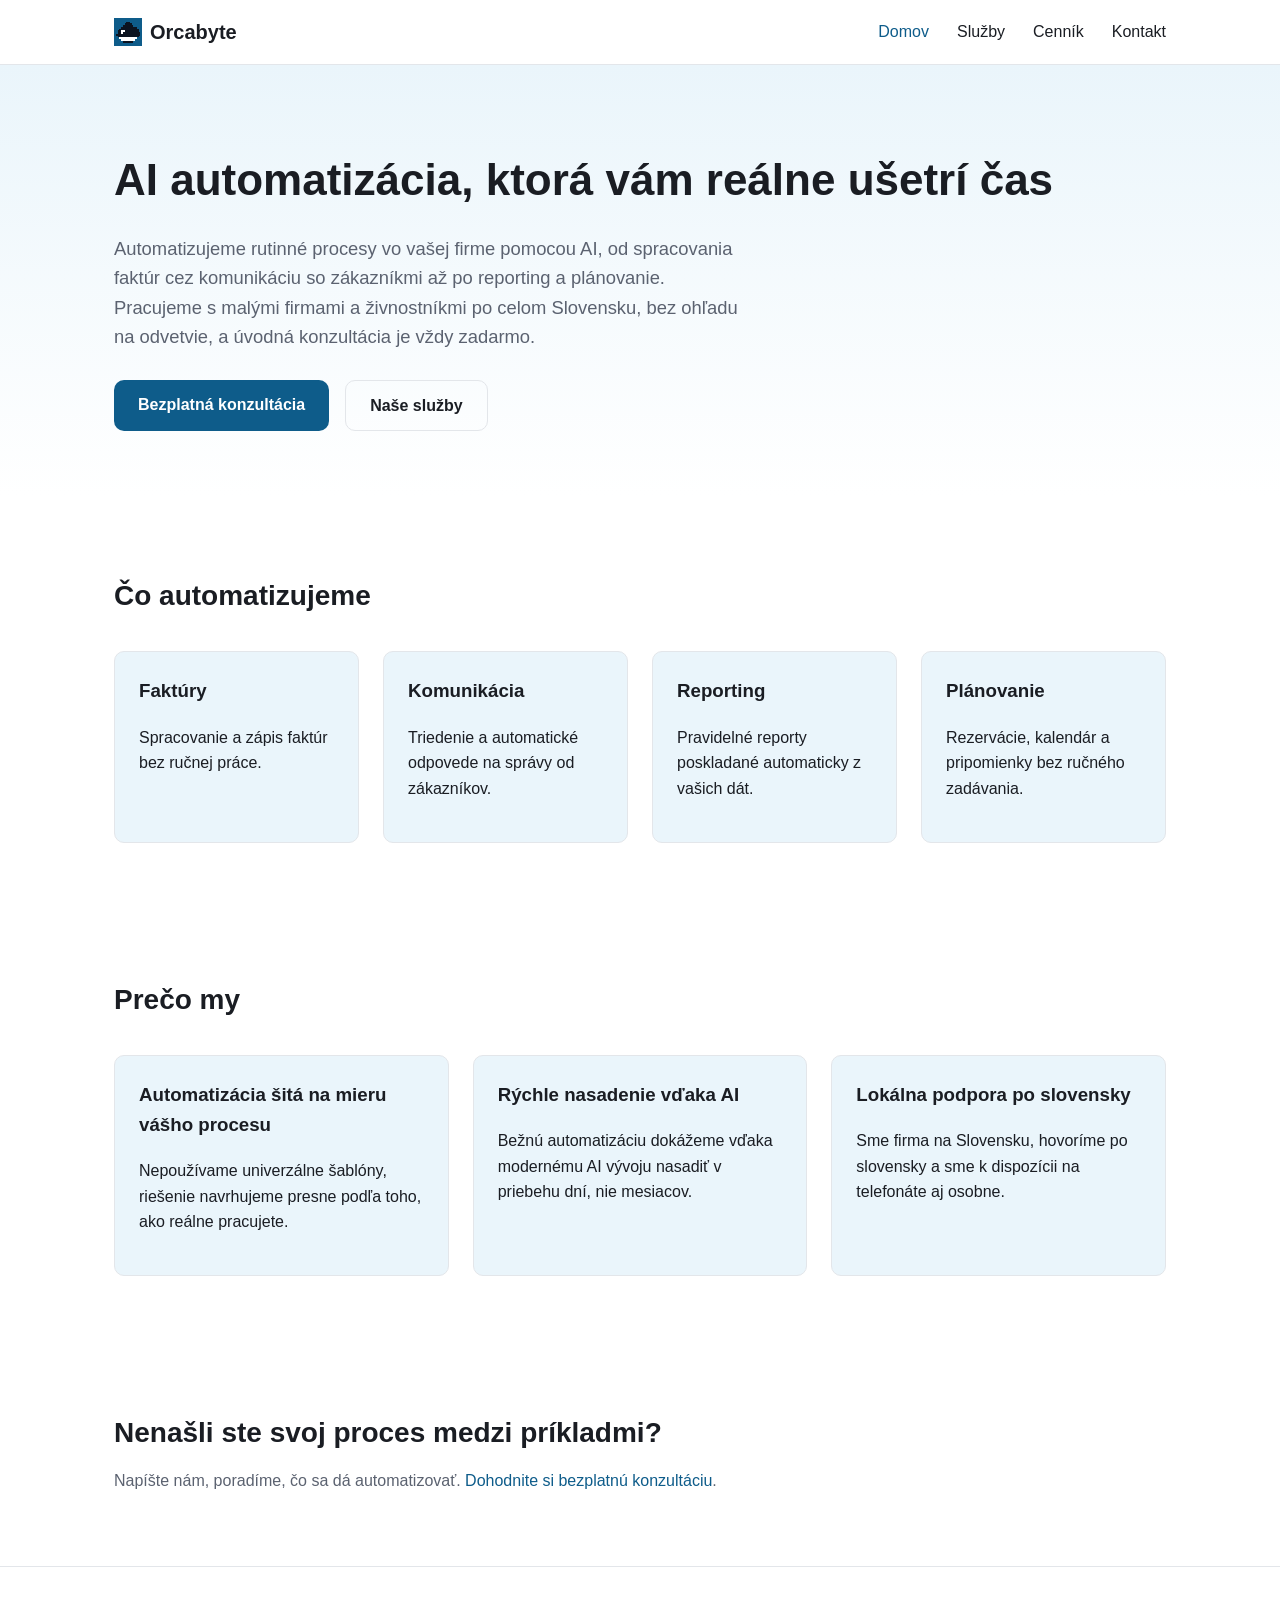
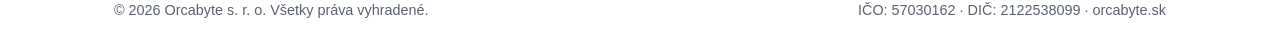
<file: docs/index.html>
<!DOCTYPE html>
<html lang="sk">
<head>
  <meta charset="UTF-8" />
  <meta name="viewport" content="width=device-width, initial-scale=1.0" />
  <title>Orcabyte | AI automatizácia pre malé firmy na Slovensku</title>
  <meta name="description" content="Orcabyte automatizuje firemné procesy pomocou AI pre malé firmy a živnostníkov na Slovensku: faktúry, komunikácia, reporting a plánovanie. Úvodná konzultácia zadarmo." />
  <link rel="stylesheet" href="assets/css/style.css" />
  <link rel="icon" type="image/svg+xml" href="assets/img/logo-icon.svg" />
</head>
<body>

  <header class="site-header">
    <div class="container">
      <a class="logo" href="/"><img src="assets/img/logo-icon.svg" alt="Orcabyte logo" class="logo-icon" width="28" height="28" />Orcabyte</a>
      <button class="nav-toggle" aria-label="Otvoriť menu" aria-expanded="false">☰</button>
      <nav class="main-nav">
        <ul>
          <li><a class="active" href="/">Domov</a></li>
          <li><a href="/sluzby">Služby</a></li>
          <li><a href="/cennik">Cenník</a></li>
          <li><a href="/kontakt">Kontakt</a></li>
        </ul>
      </nav>
    </div>
  </header>

  <main>
    <section class="hero">
      <div class="container">
        <h1>AI automatizácia, ktorá vám reálne ušetrí čas</h1>
        <p>
          Automatizujeme rutinné procesy vo vašej firme pomocou AI, od spracovania faktúr cez
          komunikáciu so zákazníkmi až po reporting a plánovanie. Pracujeme s malými firmami a
          živnostníkmi po celom Slovensku, bez ohľadu na odvetvie, a úvodná konzultácia je vždy zadarmo.
        </p>
        <div class="cta-group">
          <a class="btn btn-primary" href="/kontakt">Bezplatná konzultácia</a>
          <a class="btn btn-secondary" href="/sluzby">Naše služby</a>
        </div>
      </div>
    </section>

    <section>
      <div class="container">
        <h2>Čo automatizujeme</h2>
        <div class="card-grid">
          <div class="card">
            <h3>Faktúry</h3>
            <p>Spracovanie a zápis faktúr bez ručnej práce.</p>
          </div>
          <div class="card">
            <h3>Komunikácia</h3>
            <p>Triedenie a automatické odpovede na správy od zákazníkov.</p>
          </div>
          <div class="card">
            <h3>Reporting</h3>
            <p>Pravidelné reporty poskladané automaticky z vašich dát.</p>
          </div>
          <div class="card">
            <h3>Plánovanie</h3>
            <p>Rezervácie, kalendár a pripomienky bez ručného zadávania.</p>
          </div>
        </div>
      </div>
    </section>

    <section>
      <div class="container">
        <h2>Prečo my</h2>
        <div class="card-grid">
          <div class="card">
            <h3>Automatizácia šitá na mieru vášho procesu</h3>
            <p>Nepoužívame univerzálne šablóny, riešenie navrhujeme presne podľa toho, ako reálne pracujete.</p>
          </div>
          <div class="card">
            <h3>Rýchle nasadenie vďaka AI</h3>
            <p>Bežnú automatizáciu dokážeme vďaka modernému AI vývoju nasadiť v priebehu dní, nie mesiacov.</p>
          </div>
          <div class="card">
            <h3>Lokálna podpora po slovensky</h3>
            <p>Sme firma na Slovensku, hovoríme po slovensky a sme k dispozícii na telefonáte aj osobne.</p>
          </div>
        </div>
      </div>
    </section>

    <section>
      <div class="container">
        <h2>Nenašli ste svoj proces medzi príkladmi?</h2>
        <p class="lead">Napíšte nám, poradíme, čo sa dá automatizovať. <a href="/kontakt">Dohodnite si bezplatnú konzultáciu</a>.</p>
      </div>
    </section>
  </main>

  <footer class="site-footer">
    <div class="container">
      <span>&copy; <span id="year"></span> Orcabyte s. r. o. Všetky práva vyhradené.</span>
      <span>IČO: 57030162 · DIČ: 2122538099 · orcabyte.sk</span>
    </div>
  </footer>

  <script>document.getElementById("year").textContent = new Date().getFullYear();</script>
  <script src="assets/js/main.js"></script>
</body>
</html>
</file>
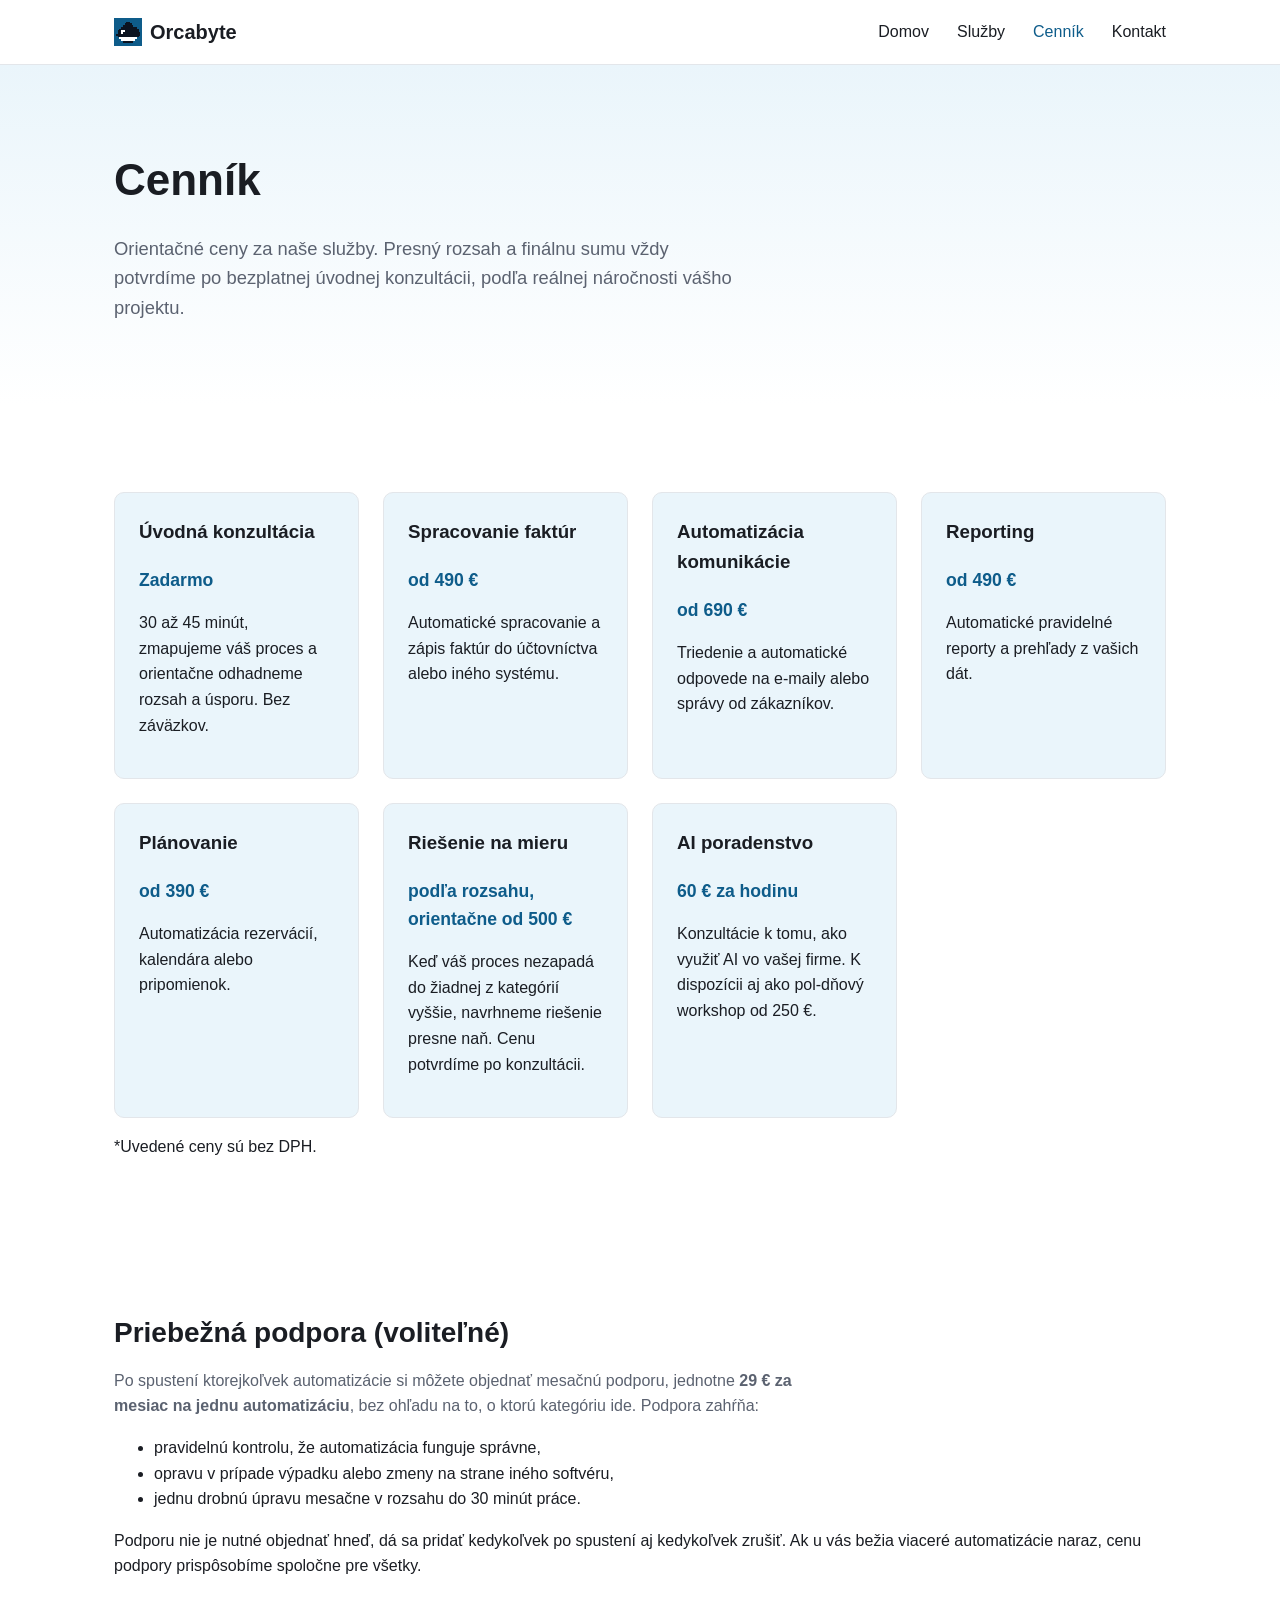
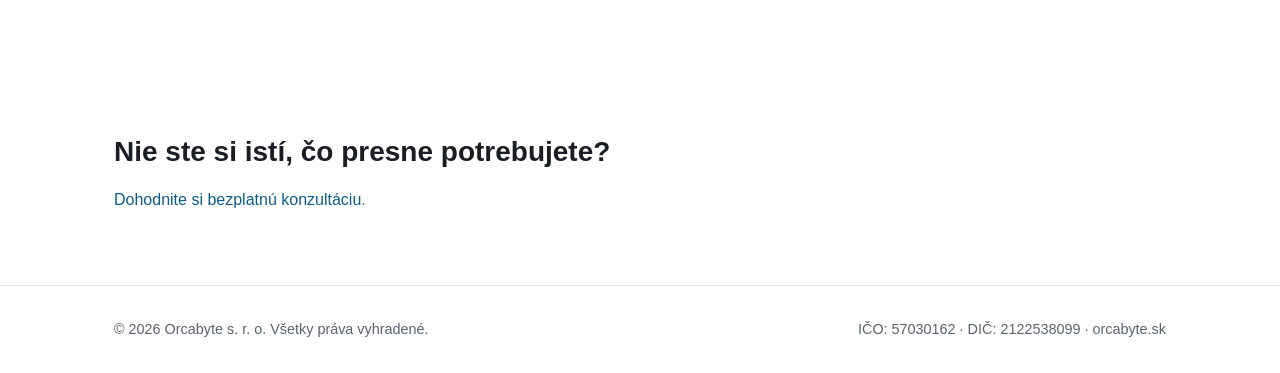
<file: docs/cennik.html>
<!doctype html>
<html lang="sk">
  <head>
    <meta charset="UTF-8" />
    <meta name="viewport" content="width=device-width, initial-scale=1.0" />
    <title>Cenník | Orcabyte</title>
    <meta
      name="description"
      content="Orientačný cenník AI automatizácie a konzultácií pre malé firmy a živnostníkov na Slovensku. Ceny bez DPH, úvodná konzultácia zadarmo."
    />
    <link rel="stylesheet" href="assets/css/style.css" />
    <link rel="icon" type="image/svg+xml" href="assets/img/logo-icon.svg" />
  </head>
  <body>
    <header class="site-header">
      <div class="container">
        <a class="logo" href="/"
          ><img
            src="assets/img/logo-icon.svg"
            alt="Orcabyte logo"
            class="logo-icon"
            width="28"
            height="28"
          />Orcabyte</a
        >
        <button
          class="nav-toggle"
          aria-label="Otvoriť menu"
          aria-expanded="false"
        >
          ☰
        </button>
        <nav class="main-nav">
          <ul>
            <li><a href="/">Domov</a></li>
            <li><a href="/sluzby">Služby</a></li>
            <li><a class="active" href="/cennik">Cenník</a></li>
            <li><a href="/kontakt">Kontakt</a></li>
          </ul>
        </nav>
      </div>
    </header>

    <main>
      <section class="hero">
        <div class="container">
          <h1>Cenník</h1>
          <p>
            Orientačné ceny za naše služby. Presný rozsah a finálnu sumu vždy
            potvrdíme po bezplatnej úvodnej konzultácii, podľa reálnej
            náročnosti vášho projektu.
          </p>
        </div>
      </section>

      <section>
        <div class="container">
          <div class="card-grid">
            <div class="card">
              <h3>Úvodná konzultácia</h3>
              <p class="price">Zadarmo</p>
              <p>
                30 až 45 minút, zmapujeme váš proces a orientačne odhadneme
                rozsah a úsporu. Bez záväzkov.
              </p>
            </div>
            <div class="card">
              <h3>Spracovanie faktúr</h3>
              <p class="price">od 490 €</p>
              <p>
                Automatické spracovanie a zápis faktúr do účtovníctva alebo
                iného systému.
              </p>
            </div>
            <div class="card">
              <h3>Automatizácia komunikácie</h3>
              <p class="price">od 690 €</p>
              <p>
                Triedenie a automatické odpovede na e-maily alebo správy od
                zákazníkov.
              </p>
            </div>
            <div class="card">
              <h3>Reporting</h3>
              <p class="price">od 490 €</p>
              <p>Automatické pravidelné reporty a prehľady z vašich dát.</p>
            </div>
            <div class="card">
              <h3>Plánovanie</h3>
              <p class="price">od 390 €</p>
              <p>Automatizácia rezervácií, kalendára alebo pripomienok.</p>
            </div>
            <div class="card">
              <h3>Riešenie na mieru</h3>
              <p class="price">podľa rozsahu, orientačne od 500 €</p>
              <p>
                Keď váš proces nezapadá do žiadnej z kategórií vyššie, navrhneme
                riešenie presne naň. Cenu potvrdíme po konzultácii.
              </p>
            </div>
            <div class="card">
              <h3>AI poradenstvo</h3>
              <p class="price">60 € za hodinu</p>
              <p>
                Konzultácie k tomu, ako využiť AI vo vašej firme. K dispozícii
                aj ako pol-dňový workshop od 250 €.
              </p>
            </div>
          </div>
          <p class="small-note">*Uvedené ceny sú bez DPH.</p>
        </div>
      </section>

      <section>
        <div class="container">
          <h2>Priebežná podpora (voliteľné)</h2>
          <p class="lead">
            Po spustení ktorejkoľvek automatizácie si môžete objednať mesačnú
            podporu, jednotne
            <strong>29 € za mesiac na jednu automatizáciu</strong>, bez ohľadu
            na to, o ktorú kategóriu ide. Podpora zahŕňa:
          </p>
          <ul>
            <li>pravidelnú kontrolu, že automatizácia funguje správne,</li>
            <li>
              opravu v prípade výpadku alebo zmeny na strane iného softvéru,
            </li>
            <li>jednu drobnú úpravu mesačne v rozsahu do 30 minút práce.</li>
          </ul>
          <p>
            Podporu nie je nutné objednať hneď, dá sa pridať kedykoľvek po
            spustení aj kedykoľvek zrušiť. Ak u vás bežia viaceré automatizácie
            naraz, cenu podpory prispôsobíme spoločne pre všetky.
          </p>
        </div>
      </section>

      <section>
        <div class="container">
          <h2>Nie ste si istí, čo presne potrebujete?</h2>
          <p class="lead">
            <a href="/kontakt">Dohodnite si bezplatnú konzultáciu</a>.
          </p>
        </div>
      </section>
    </main>

    <footer class="site-footer">
      <div class="container">
        <span
          >&copy; <span id="year"></span> Orcabyte s. r. o. Všetky práva
          vyhradené.</span
        >
        <span>IČO: 57030162 · DIČ: 2122538099 · orcabyte.sk</span>
      </div>
    </footer>

    <script>
      document.getElementById("year").textContent = new Date().getFullYear();
    </script>
    <script src="assets/js/main.js"></script>
  </body>
</html>
</file>
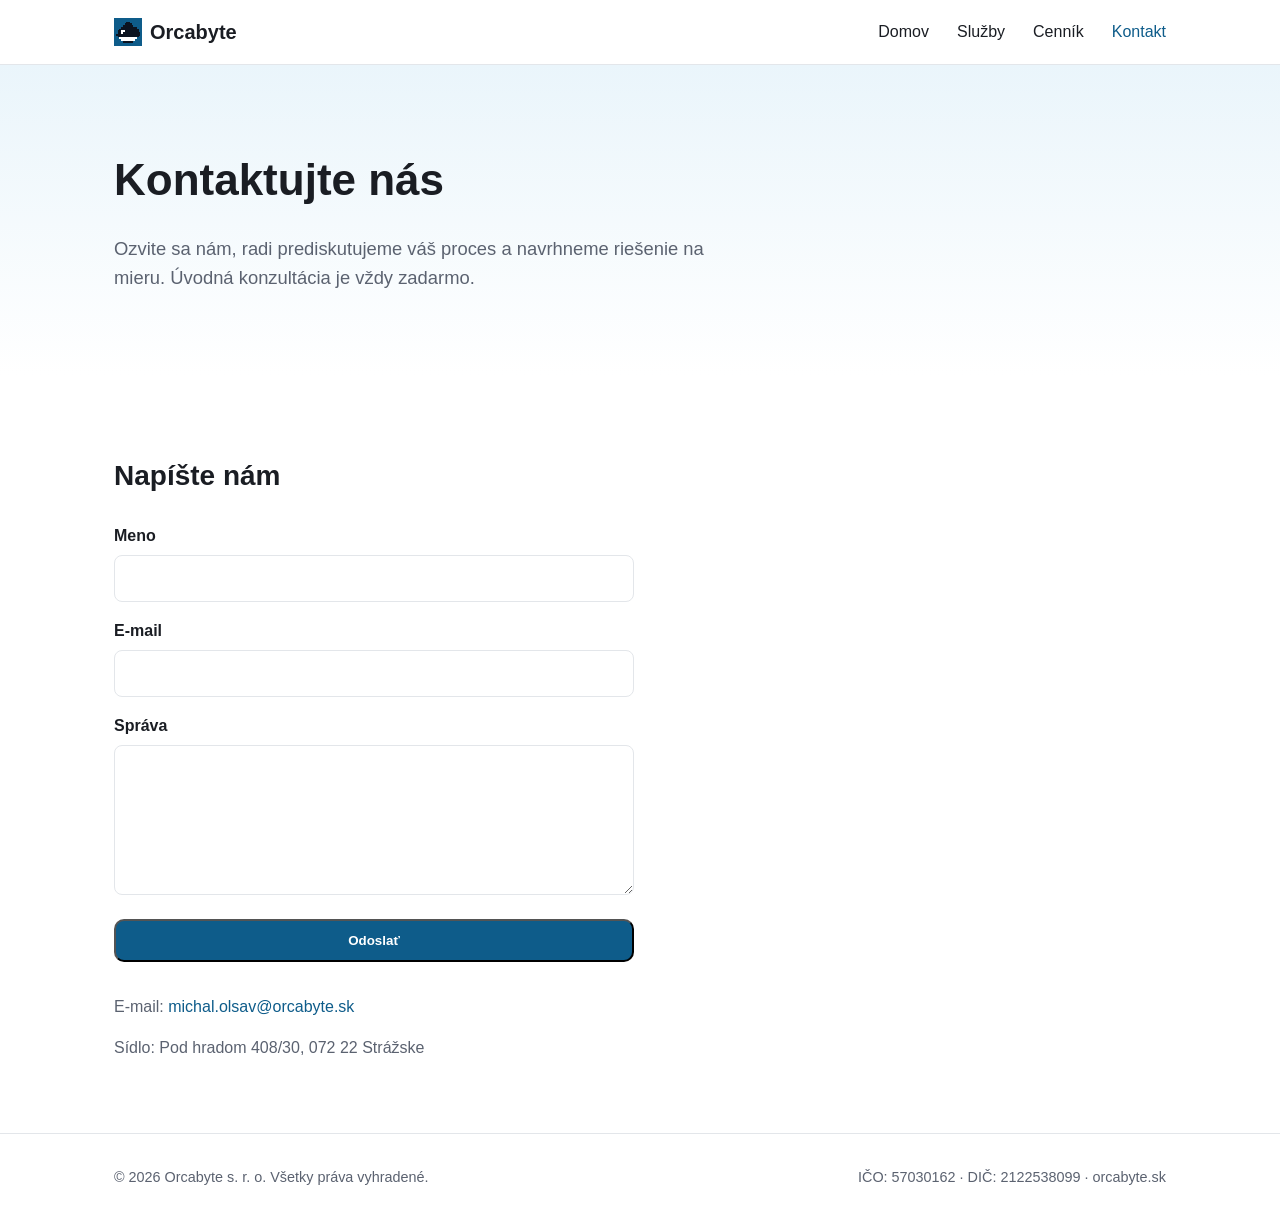
<file: docs/kontakt.html>
<!DOCTYPE html>
<html lang="sk">
<head>
  <meta charset="UTF-8" />
  <meta name="viewport" content="width=device-width, initial-scale=1.0" />
  <title>Kontakt | Orcabyte</title>
  <meta name="description" content="Kontaktné údaje a kontaktný formulár Orcabyte." />
  <link rel="stylesheet" href="assets/css/style.css" />
  <link rel="icon" type="image/svg+xml" href="assets/img/logo-icon.svg" />
</head>
<body>

  <header class="site-header">
    <div class="container">
      <a class="logo" href="/"><img src="assets/img/logo-icon.svg" alt="Orcabyte logo" class="logo-icon" width="28" height="28" />Orcabyte</a>
      <button class="nav-toggle" aria-label="Otvoriť menu" aria-expanded="false">☰</button>
      <nav class="main-nav">
        <ul>
          <li><a href="/">Domov</a></li>
          <li><a href="/sluzby">Služby</a></li>
          <li><a href="/cennik">Cenník</a></li>
          <li><a class="active" href="/kontakt">Kontakt</a></li>
        </ul>
      </nav>
    </div>
  </header>

  <main>
    <section class="hero">
      <div class="container">
        <h1>Kontaktujte nás</h1>
        <p>Ozvite sa nám, radi prediskutujeme váš proces a navrhneme riešenie na mieru. Úvodná konzultácia je vždy zadarmo.</p>
      </div>
    </section>

    <section>
      <div class="container">
        <h2>Napíšte nám</h2>
        <!--
          Pozor: toto je len placeholder Formspree endpoint (YOUR_FORM_ID nie je reálne ID).
          Formulár zatiaľ NEODOŠLE žiadne dáta, kým sa nenahradí skutočným ID.
          Postup: zadarmo sa zaregistrujte na https://formspree.io, vytvorte formulár
          a nahraďte YOUR_FORM_ID reálnym ID formulára z ich dashboardu.
          Dovtedy používajte mailto odkaz nižšie v contact-info bloku ako funkčnú zálohu.
        -->
        <form class="contact-form" action="https://formspree.io/f/YOUR_FORM_ID" method="POST">
          <div>
            <label for="name">Meno</label>
            <input id="name" name="name" type="text" required />
          </div>
          <div>
            <label for="email">E-mail</label>
            <input id="email" name="email" type="email" required />
          </div>
          <div>
            <label for="message">Správa</label>
            <textarea id="message" name="message" rows="5" required></textarea>
          </div>
          <button class="btn btn-primary" type="submit">Odoslať</button>
        </form>

        <div class="contact-info">
          <p>E-mail: <a href="mailto:michal.olsav@orcabyte.sk">michal.olsav@orcabyte.sk</a></p>
          <p>Sídlo: Pod hradom 408/30, 072 22 Strážske</p>
        </div>
      </div>
    </section>
  </main>

  <footer class="site-footer">
    <div class="container">
      <span>&copy; <span id="year"></span> Orcabyte s. r. o. Všetky práva vyhradené.</span>
      <span>IČO: 57030162 · DIČ: 2122538099 · orcabyte.sk</span>
    </div>
  </footer>

  <script>document.getElementById("year").textContent = new Date().getFullYear();</script>
  <script src="assets/js/main.js"></script>
</body>
</html>
</file>
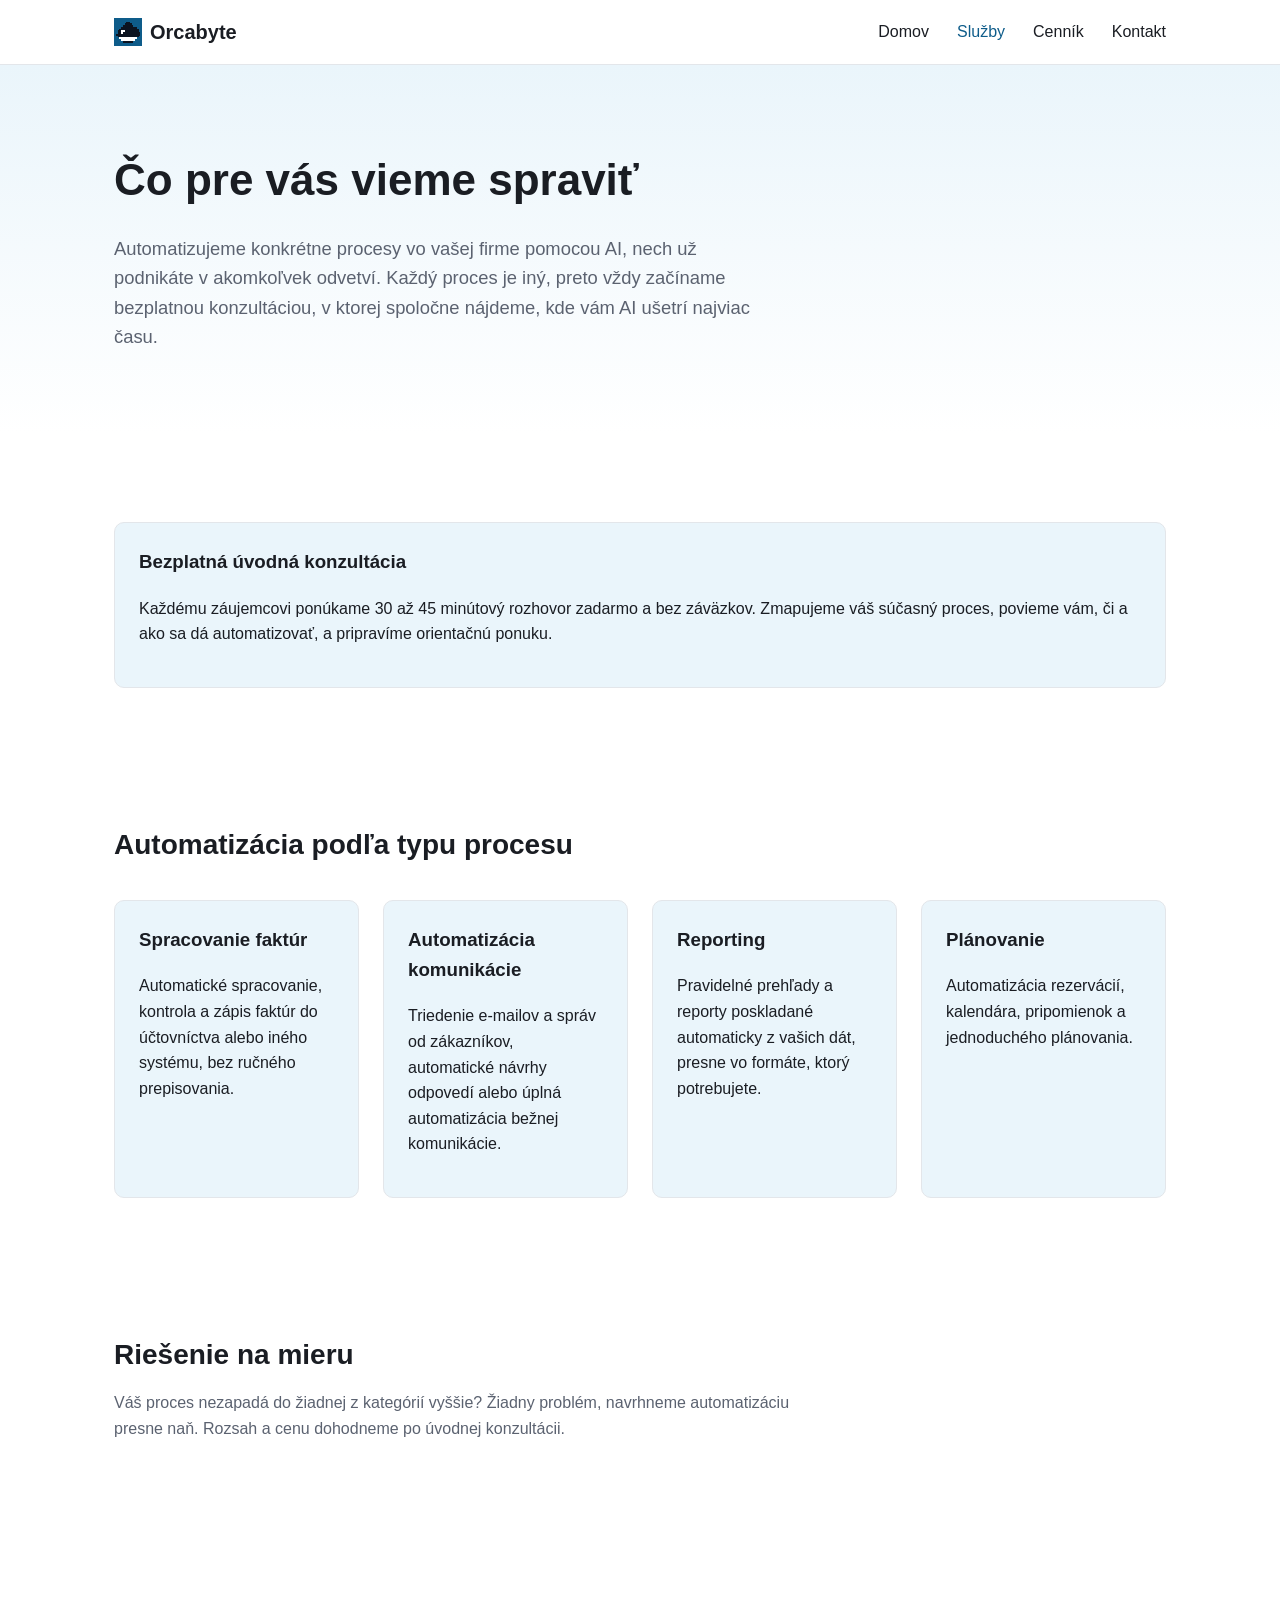
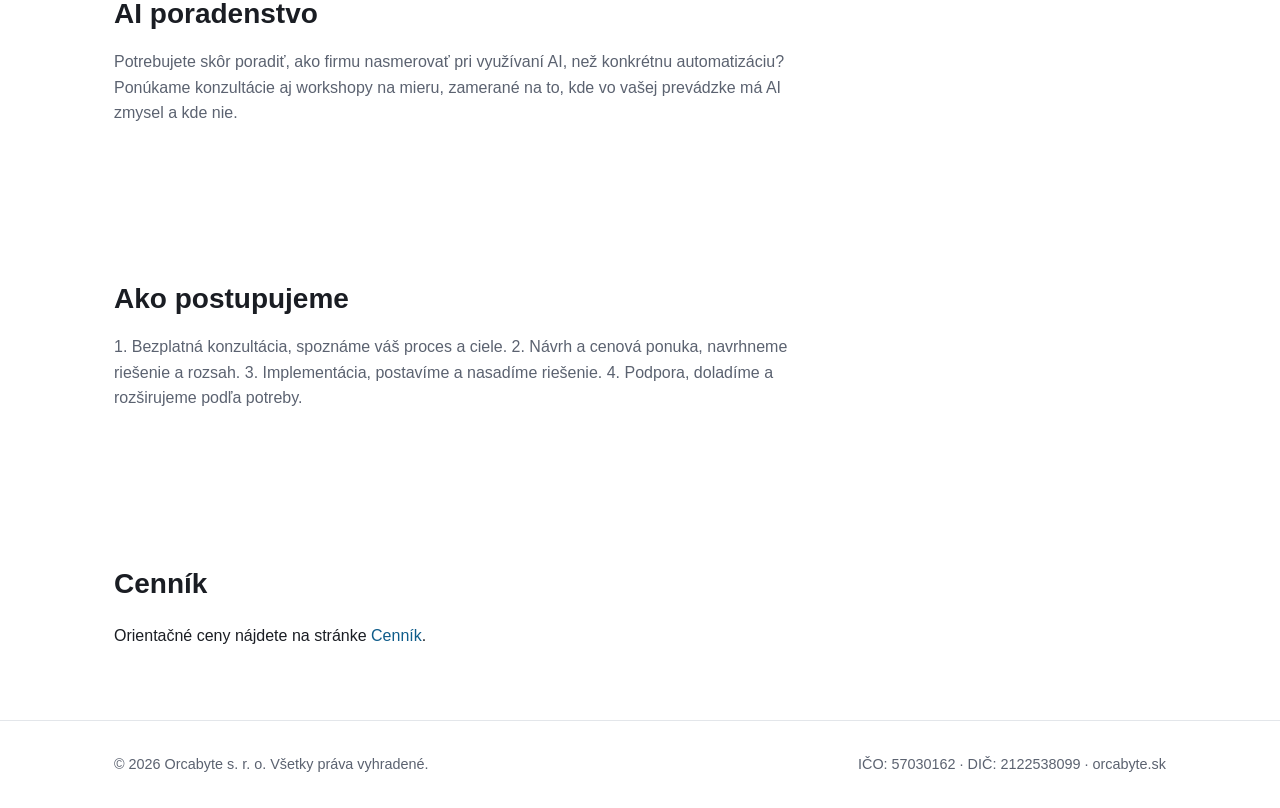
<file: docs/sluzby.html>
<!doctype html>
<html lang="sk">
  <head>
    <meta charset="UTF-8" />
    <meta name="viewport" content="width=device-width, initial-scale=1.0" />
    <title>Služby | Orcabyte</title>
    <meta
      name="description"
      content="AI automatizácia firemných procesov pre malé firmy a živnostníkov na Slovensku: faktúry, komunikácia, reporting, plánovanie, riešenia na mieru a AI poradenstvo."
    />
    <link rel="stylesheet" href="assets/css/style.css" />
    <link rel="icon" type="image/svg+xml" href="assets/img/logo-icon.svg" />
  </head>
  <body>
    <header class="site-header">
      <div class="container">
        <a class="logo" href="/"
          ><img
            src="assets/img/logo-icon.svg"
            alt="Orcabyte logo"
            class="logo-icon"
            width="28"
            height="28"
          />Orcabyte</a
        >
        <button
          class="nav-toggle"
          aria-label="Otvoriť menu"
          aria-expanded="false"
        >
          ☰
        </button>
        <nav class="main-nav">
          <ul>
            <li><a href="/">Domov</a></li>
            <li><a class="active" href="/sluzby">Služby</a></li>
            <li><a href="/cennik">Cenník</a></li>
            <li><a href="/kontakt">Kontakt</a></li>
          </ul>
        </nav>
      </div>
    </header>

    <main>
      <section class="hero">
        <div class="container">
          <h1>Čo pre vás vieme spraviť</h1>
          <p>
            Automatizujeme konkrétne procesy vo vašej firme pomocou AI, nech už
            podnikáte v akomkoľvek odvetví. Každý proces je iný, preto vždy
            začíname bezplatnou konzultáciou, v ktorej spoločne nájdeme, kde vám
            AI ušetrí najviac času.
          </p>
        </div>
      </section>

      <section>
        <div class="container">
          <div class="card-grid">
            <div class="card">
              <h3>Bezplatná úvodná konzultácia</h3>
              <p>
                Každému záujemcovi ponúkame 30 až 45 minútový rozhovor zadarmo a
                bez záväzkov. Zmapujeme váš súčasný proces, povieme vám, či a
                ako sa dá automatizovať, a pripravíme orientačnú ponuku.
              </p>
            </div>
          </div>
        </div>
      </section>

      <section>
        <div class="container">
          <h2>Automatizácia podľa typu procesu</h2>
          <div class="card-grid">
            <div class="card">
              <h3>Spracovanie faktúr</h3>
              <p>
                Automatické spracovanie, kontrola a zápis faktúr do účtovníctva
                alebo iného systému, bez ručného prepisovania.
              </p>
            </div>
            <div class="card">
              <h3>Automatizácia komunikácie</h3>
              <p>
                Triedenie e-mailov a správ od zákazníkov, automatické návrhy
                odpovedí alebo úplná automatizácia bežnej komunikácie.
              </p>
            </div>
            <div class="card">
              <h3>Reporting</h3>
              <p>
                Pravidelné prehľady a reporty poskladané automaticky z vašich
                dát, presne vo formáte, ktorý potrebujete.
              </p>
            </div>
            <div class="card">
              <h3>Plánovanie</h3>
              <p>
                Automatizácia rezervácií, kalendára, pripomienok a jednoduchého
                plánovania.
              </p>
            </div>
          </div>
        </div>
      </section>

      <section>
        <div class="container">
          <h2>Riešenie na mieru</h2>
          <p class="lead">
            Váš proces nezapadá do žiadnej z kategórií vyššie? Žiadny problém,
            navrhneme automatizáciu presne naň. Rozsah a cenu dohodneme po
            úvodnej konzultácii.
          </p>
        </div>
      </section>

      <section>
        <div class="container">
          <h2>AI poradenstvo</h2>
          <p class="lead">
            Potrebujete skôr poradiť, ako firmu nasmerovať pri využívaní AI, než
            konkrétnu automatizáciu? Ponúkame konzultácie aj workshopy na mieru,
            zamerané na to, kde vo vašej prevádzke má AI zmysel a kde nie.
          </p>
        </div>
      </section>

      <section>
        <div class="container">
          <h2>Ako postupujeme</h2>
          <p class="lead">
            1. Bezplatná konzultácia, spoznáme váš proces a ciele. 2. Návrh a
            cenová ponuka, navrhneme riešenie a rozsah. 3. Implementácia,
            postavíme a nasadíme riešenie. 4. Podpora, doladíme a rozširujeme
            podľa potreby.
          </p>
        </div>
      </section>

      <section>
        <div class="container">
          <h2>Cenník</h2>
          <p>
            Orientačné ceny nájdete na stránke <a href="/cennik">Cenník</a>.
          </p>
        </div>
      </section>
    </main>

    <footer class="site-footer">
      <div class="container">
        <span
          >&copy; <span id="year"></span> Orcabyte s. r. o. Všetky práva
          vyhradené.</span
        >
        <span>IČO: 57030162 · DIČ: 2122538099 · orcabyte.sk</span>
      </div>
    </footer>

    <script>
      document.getElementById("year").textContent = new Date().getFullYear();
    </script>
    <script src="assets/js/main.js"></script>
  </body>
</html>
</file>
<file: docs/assets/css/style.css>
/* ==========================================================================
   Orcabyte – základný štýl kostry webu
   Farby a fonty sú zámerne jednoduché placeholdery – uprav podľa brandu.
   ========================================================================== */

:root {
  --color-bg: #ffffff;
  --color-text: #1a1d23;
  --color-muted: #5b6270;
  --color-primary: #0e5c8a;
  --color-primary-dark: #073b5c;
  --color-surface: #eaf5fb;
  --color-border: #e3e6ea;
  --radius: 10px;
  --max-width: 1100px;
  --font-base:
    -apple-system, BlinkMacSystemFont, "Segoe UI", Roboto, Helvetica, Arial,
    sans-serif;
}

* {
  box-sizing: border-box;
}

html {
  scroll-behavior: smooth;
}

body {
  margin: 0;
  font-family: var(--font-base);
  color: var(--color-text);
  background: var(--color-bg);
  line-height: 1.6;
}

img {
  max-width: 100%;
  display: block;
}

a {
  color: var(--color-primary);
  text-decoration: none;
}

a:hover {
  text-decoration: underline;
}

.container {
  max-width: var(--max-width);
  margin: 0 auto;
  padding: 0 24px;
}

/* ---- Header / navigácia ---- */

.site-header {
  border-bottom: 1px solid var(--color-border);
  position: sticky;
  top: 0;
  background: var(--color-bg);
  z-index: 10;
}

.site-header .container {
  display: flex;
  align-items: center;
  justify-content: space-between;
  padding-top: 16px;
  padding-bottom: 16px;
}

.logo {
  display: flex;
  align-items: center;
  gap: 8px;
  font-weight: 700;
  font-size: 1.25rem;
  color: var(--color-text);
}

.logo-icon {
  width: 28px;
  height: 28px;
}

.logo:hover {
  text-decoration: none;
}

.nav-toggle {
  display: none;
  background: none;
  border: 1px solid var(--color-border);
  border-radius: 8px;
  padding: 8px 10px;
  cursor: pointer;
}

.main-nav ul {
  display: flex;
  gap: 28px;
  list-style: none;
  margin: 0;
  padding: 0;
}

.main-nav a {
  color: var(--color-text);
  font-weight: 500;
}

.main-nav a.active {
  color: var(--color-primary);
}

/* ---- Hero sekcia ---- */

.hero {
  padding: 80px 0 64px;
  background: linear-gradient(180deg, var(--color-surface), var(--color-bg));
}

.hero h1 {
  font-size: clamp(2rem, 4vw, 2.75rem);
  margin: 0 0 16px;
}

.hero p {
  font-size: 1.15rem;
  color: var(--color-muted);
  max-width: 640px;
}

.hero .cta-group {
  margin-top: 28px;
  display: flex;
  gap: 16px;
  flex-wrap: wrap;
}

/* ---- Tlačidlá ---- */

.btn {
  display: inline-block;
  padding: 12px 24px;
  border-radius: var(--radius);
  font-weight: 600;
  text-decoration: none;
}

.btn-primary {
  background: var(--color-primary);
  color: #fff;
}

.btn-primary:hover {
  background: var(--color-primary-dark);
  text-decoration: none;
}

.btn-secondary {
  background: transparent;
  color: var(--color-text);
  border: 1px solid var(--color-border);
}

.btn-secondary:hover {
  border-color: var(--color-text);
  text-decoration: none;
}

/* ---- Všeobecné sekcie ---- */

section {
  padding: 56px 0;
}

section h2 {
  font-size: 1.75rem;
  margin-bottom: 12px;
}

section > .container > p.lead {
  color: var(--color-muted);
  max-width: 680px;
  margin-top: 0;
}

.card-grid {
  display: grid;
  grid-template-columns: repeat(auto-fit, minmax(240px, 1fr));
  gap: 24px;
  margin-top: 32px;
}

.card {
  background: var(--color-surface);
  border: 1px solid var(--color-border);
  border-radius: var(--radius);
  padding: 24px;
}

.card h3 {
  margin-top: 0;
}

.card .price {
  font-weight: 700;
  color: var(--color-primary);
  font-size: 1.1rem;
  margin: 4px 0 12px;
}

/* ---- Kontaktný formulár (placeholder, bez backendu) ---- */

.contact-form {
  display: grid;
  gap: 16px;
  max-width: 520px;
  margin-top: 24px;
}

.contact-form label {
  font-weight: 600;
  display: block;
  margin-bottom: 6px;
}

.contact-form input,
.contact-form textarea {
  width: 100%;
  padding: 10px 12px;
  border: 1px solid var(--color-border);
  border-radius: 8px;
  font: inherit;
}

.contact-info {
  margin-top: 32px;
  color: var(--color-muted);
}

/* ---- Footer ---- */

.site-footer {
  border-top: 1px solid var(--color-border);
  padding: 32px 0;
  color: var(--color-muted);
  font-size: 0.9rem;
}

.site-footer .container {
  display: flex;
  justify-content: space-between;
  flex-wrap: wrap;
  gap: 12px;
}

/* ---- Responzivita ---- */

@media (max-width: 720px) {
  .nav-toggle {
    display: inline-flex;
  }

  .main-nav {
    display: none;
    width: 100%;
  }

  .main-nav.open {
    display: block;
  }

  .main-nav ul {
    flex-direction: column;
    gap: 12px;
    padding: 16px 0;
  }

  .site-header .container {
    flex-wrap: wrap;
  }

  .small-note {
    color: var(--color-muted);
    max-width: 680px;
    margin-top: 15px;
  }
}
</file>
